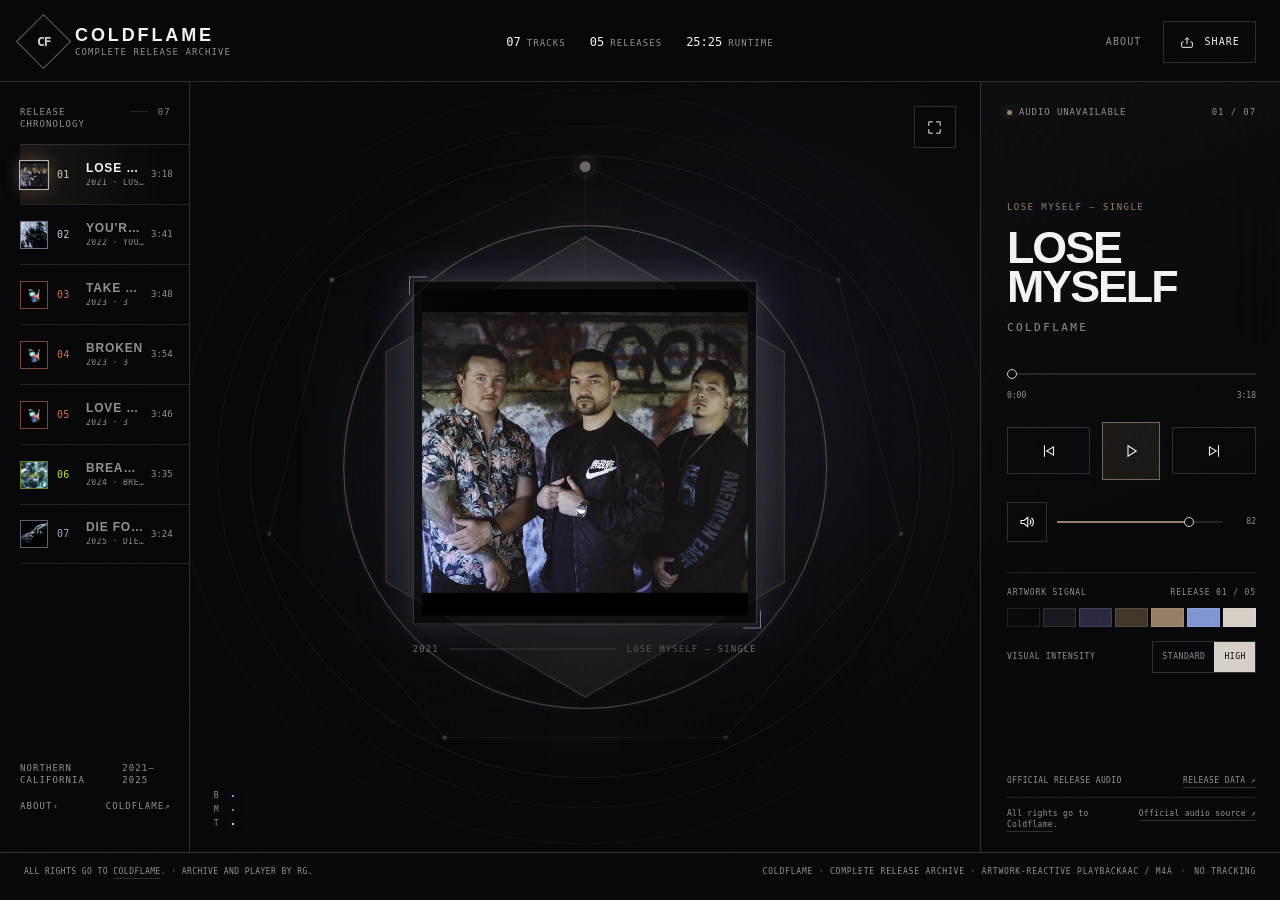
<file: index.html>
<!doctype html>
<html lang="en" data-ready="false">
<head>
  <meta charset="utf-8">
  <meta name="viewport" content="width=device-width, initial-scale=1, viewport-fit=cover">
  <meta name="theme-color" content="#08090b">
  <meta name="color-scheme" content="dark">
  <meta name="apple-mobile-web-app-title" content="Coldflame">
  <meta name="description" content="The complete Coldflame release archive: seven tracks, five releases, and an artwork-reactive visualizer.">
  <meta name="robots" content="noindex, nofollow">
  <link rel="canonical" href="https://doomswitch541-prog.github.io/cf-vizualizer/">
  <meta property="og:type" content="website">
  <meta property="og:url" content="https://doomswitch541-prog.github.io/cf-vizualizer/">
  <meta property="og:title" content="Coldflame — Complete Release Archive">
  <meta property="og:description" content="Seven tracks. Five releases. One artwork-reactive listening room.">
  <meta property="og:image" content="https://doomswitch541-prog.github.io/cf-vizualizer/assets/share/coldflame-archive-card.png">
  <meta property="og:image:width" content="1200">
  <meta property="og:image:height" content="630">
  <meta property="og:image:alt" content="Coldflame complete release archive with five album covers">
  <meta name="twitter:card" content="summary_large_image">
  <meta name="twitter:title" content="Coldflame — Complete Release Archive">
  <meta name="twitter:description" content="Seven tracks. Five releases. One artwork-reactive listening room.">
  <meta name="twitter:image" content="https://doomswitch541-prog.github.io/cf-vizualizer/assets/share/coldflame-archive-card.png">
  <title>Coldflame — Release Archive</title>
  <link rel="icon" type="image/svg+xml" href="assets/icons/cf-diamond.svg">
  <link rel="apple-touch-icon" sizes="180x180" href="assets/icons/cf-diamond-180.png">
  <link rel="stylesheet" href="styles.css?v=20260901-2">
  <script type="module" src="app.js?v=20260901-2"></script>
</head>
<body>
  <div class="art-wash" id="art-wash" aria-hidden="true"></div>
  <div class="grain" aria-hidden="true"></div>

  <header class="masthead">
    <a class="identity" href="#experience" aria-label="Coldflame archive home">
      <span class="identity-mark"><span>CF</span></span>
      <span class="identity-copy">
        <strong>Coldflame</strong>
        <small>Complete release archive</small>
      </span>
    </a>

    <div class="archive-tally" aria-label="Archive totals">
      <span><strong>07</strong> tracks</span>
      <span><strong>05</strong> releases</span>
      <span><strong>25:25</strong> runtime</span>
    </div>

    <div class="masthead-actions">
      <a class="text-button" href="about.html">About</a>
      <button class="share-button" id="share-button" type="button">
        <svg viewBox="0 0 24 24" aria-hidden="true"><path d="M8.75 8.75 12 5.5l3.25 3.25M12 5.75v9.5M6.75 11.75H5.5a1.5 1.5 0 0 0-1.5 1.5v5.25A1.5 1.5 0 0 0 5.5 20h13a1.5 1.5 0 0 0 1.5-1.5v-5.25a1.5 1.5 0 0 0-1.5-1.5h-1.25"/></svg>
        <span>Share</span>
      </button>
    </div>
  </header>

  <main class="experience" id="experience">
    <nav class="catalog-rail" id="catalog-rail" aria-label="Coldflame tracks">
      <div class="rail-mobile-head">
        <span class="rail-mobile-brand">Coldflame</span>
        <button class="queue-close" id="queue-close" type="button" aria-label="Close track list">
          <span aria-hidden="true">&times;</span>
        </button>
      </div>
      <div class="rail-heading">
        <span>Release chronology</span>
        <span class="rail-heading-rule" aria-hidden="true"></span>
        <span class="rail-track-count" aria-label="7 tracks">07</span>
      </div>
      <ol class="track-list" id="track-list"></ol>
      <div class="rail-foot">
        <div class="rail-context">
          <span>Northern California</span>
          <span>2021—2025</span>
        </div>
        <div class="rail-links">
          <a href="about.html"><span>About</span><span aria-hidden="true">&rsaquo;</span></a>
          <a href="https://linktr.ee/coldflame" target="_blank" rel="noopener"><span>Coldflame</span><span aria-hidden="true">&nearr;</span></a>
        </div>
      </div>
    </nav>

    <button class="queue-backdrop" id="queue-backdrop" type="button" tabindex="-1" aria-label="Close track list"></button>

    <section class="visual-stage" id="visual-stage" aria-label="Audio-reactive artwork">
      <canvas id="visualizer-canvas" aria-hidden="true"></canvas>

      <div class="visual-anchor" id="visual-anchor">
        <div class="cover-frame">
          <img id="stage-cover" src="assets/coldflame/artwork-web/2021-lose-myself.jpg" alt="Lose Myself cover art">
          <div class="cover-sheen" aria-hidden="true"></div>
          <div class="cover-border-orbit" aria-hidden="true"><i></i><i></i></div>
          <svg class="cover-border-trace" viewBox="0 0 100 100" preserveAspectRatio="none" aria-hidden="true"><rect x="1" y="1" width="98" height="98" pathLength="1"/></svg>
        </div>
        <div class="release-caption">
          <span id="release-year">2021</span>
          <span class="caption-rule" aria-hidden="true"></span>
          <span id="release-name">Lose Myself — Single</span>
        </div>
      </div>

      <div class="stage-meter" aria-hidden="true">
        <span>B</span><i id="bass-meter"></i>
        <span>M</span><i id="mid-meter"></i>
        <span>T</span><i id="treble-meter"></i>
      </div>

      <button class="stage-action fullscreen-button" id="fullscreen-button" type="button" aria-label="Enter full visualizer view">
        <svg viewBox="0 0 24 24" aria-hidden="true"><path d="M9 4H4v5M15 4h5v5M20 15v5h-5M9 20H4v-5"/></svg>
      </button>

      <button class="stage-action queue-button" id="queue-button" type="button" aria-label="Open track list" aria-controls="catalog-rail" aria-expanded="false">
        <span class="bars" aria-hidden="true"><span></span><span></span><span></span></span>
      </button>

      <div class="gesture-note" id="gesture-note" aria-hidden="true">Artwork colors move with the song</div>
    </section>

    <aside class="player-panel" aria-label="Player controls">
      <div class="player-status">
        <span class="signal-dot" aria-hidden="true"></span>
        <span id="playback-status">Ready to play</span>
        <span id="track-position">01 / 07</span>
      </div>

      <div class="now-playing">
        <p class="eyebrow" id="now-release">Lose Myself — Single</p>
        <h1 id="track-title">Lose Myself</h1>
        <p class="artist-name">Coldflame</p>
      </div>

      <div class="timeline">
        <input id="seek" type="range" min="0" max="1000" value="0" step="1" aria-label="Track position">
        <div class="time-row">
          <time id="elapsed" datetime="PT0S">0:00</time>
          <time id="duration" datetime="PT3M18S">3:18</time>
        </div>
      </div>

      <div class="transport">
        <button id="previous-button" type="button" aria-label="Previous track">
          <svg viewBox="0 0 24 24" aria-hidden="true"><path d="M6 5v14M18 6.5 9 12l9 5.5z"/></svg>
        </button>
        <button class="play-button" id="play-button" type="button" aria-label="Play Lose Myself">
          <svg class="play-icon" viewBox="0 0 24 24" aria-hidden="true"><path d="m8 5 11 7-11 7z"/></svg>
          <svg class="pause-icon" viewBox="0 0 24 24" aria-hidden="true"><path d="M8 5v14M16 5v14"/></svg>
        </button>
        <button id="next-button" type="button" aria-label="Next track">
          <svg viewBox="0 0 24 24" aria-hidden="true"><path d="M18 5v14M6 6.5l9 5.5-9 5.5z"/></svg>
        </button>
      </div>

      <div class="utility-row">
        <button class="mute-button" id="mute-button" type="button" aria-label="Mute">
          <svg viewBox="0 0 24 24" aria-hidden="true"><path d="M4 10v4h4l5 4V6L8 10H4zM16 9.25a4 4 0 0 1 0 5.5M18.5 7a7 7 0 0 1 0 10"/></svg>
        </button>
        <input id="volume" type="range" min="0" max="1" value="0.82" step="0.01" aria-label="Volume">
        <span id="volume-value">82</span>
        <span class="device-volume-note">Device volume</span>
      </div>

      <div class="palette-block">
        <div class="palette-heading">
          <span>Artwork signal</span>
          <span id="release-count">Release 01 / 05</span>
        </div>
        <div class="palette-swatches" id="palette-swatches" aria-label="Active artwork palette"></div>
        <div class="visual-intensity">
          <span>Visual intensity</span>
          <div class="intensity-options" role="group" aria-label="Visual intensity">
            <button type="button" data-intensity="standard" aria-pressed="false">Standard</button>
            <button type="button" data-intensity="high" aria-pressed="true">High</button>
          </div>
        </div>
      </div>

      <div class="source-row">
        <span>Official release audio</span>
        <a id="release-link" href="https://music.apple.com/us/artist/coldflame/1572386538" target="_blank" rel="noopener">Release data ↗</a>
      </div>
      <div class="rights-row" aria-label="Current track rights and source">
        <p id="rights-credit">All rights go to <a href="https://linktr.ee/coldflame" target="_blank" rel="noopener">Coldflame</a>.</p>
        <a id="track-source-link" href="https://www.youtube.com/channel/UCSkL7aYG3r7sN50AbdY7_vA" target="_blank" rel="noopener">Official audio source ↗</a>
      </div>
    </aside>
  </main>

  <footer class="site-footer">
    <p class="footer-rights"><span id="catalog-rights">All rights go to <a href="https://linktr.ee/coldflame" target="_blank" rel="noopener">Coldflame</a>.</span><span aria-hidden="true"> · </span><span id="archive-credit">Archive and player by RG.</span></p>
    <p>Coldflame · complete release archive · artwork-reactive playback</p>
    <p class="footer-state"><span id="audio-format">AAC / M4A</span><span aria-hidden="true">·</span><span>No tracking</span></p>
  </footer>

  <audio id="audio" preload="metadata" playsinline></audio>

  <div class="toast" id="toast" role="status" aria-live="polite"></div>
  <noscript>This archive needs JavaScript for playback and visualization.</noscript>
</body>
</html>
</file>
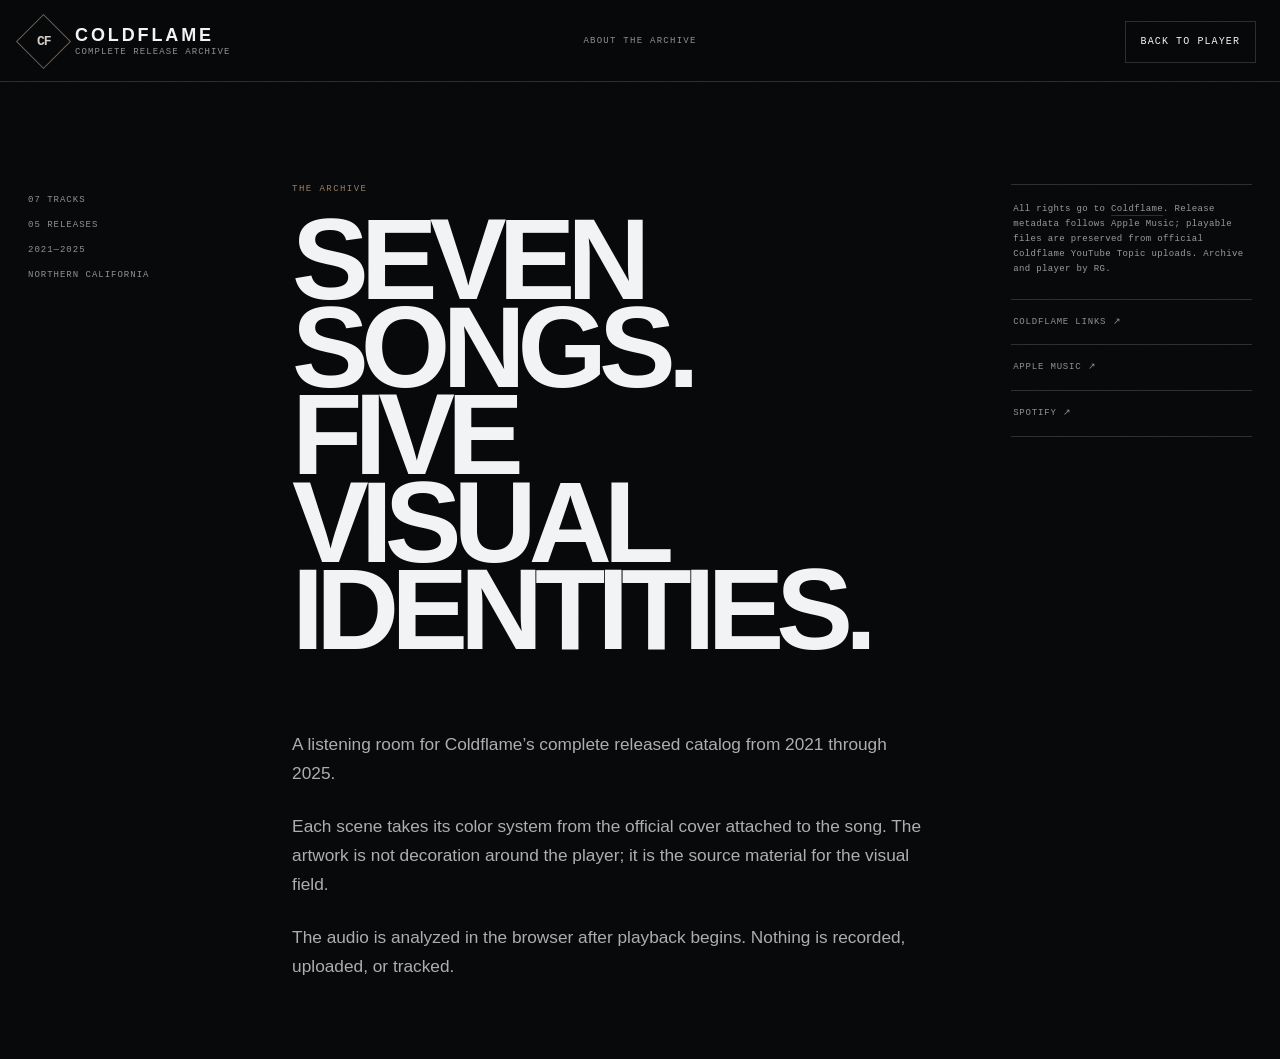
<file: about.html>
<!doctype html>
<html lang="en">
<head>
  <meta charset="utf-8">
  <meta name="viewport" content="width=device-width, initial-scale=1, viewport-fit=cover">
  <meta name="theme-color" content="#08090b">
  <meta name="color-scheme" content="dark">
  <meta name="robots" content="noindex, nofollow">
  <link rel="canonical" href="https://doomswitch541-prog.github.io/cf-vizualizer/about.html">
  <title>About — Coldflame Release Archive</title>
  <link rel="icon" href="assets/coldflame/artwork-web/2024-break-me-down.jpg">
  <link rel="stylesheet" href="styles.css?v=20260901-2">
</head>
<body class="about-page">
  <div class="about-page-wash" aria-hidden="true"></div>
  <div class="grain" aria-hidden="true"></div>

  <header class="masthead">
    <a class="identity" href="index.html" aria-label="Return to the Coldflame archive player">
      <span class="identity-mark"><span>CF</span></span>
      <span class="identity-copy">
        <strong>Coldflame</strong>
        <small>Complete release archive</small>
      </span>
    </a>
    <div class="about-page-label">About the archive</div>
    <div class="masthead-actions">
      <a class="share-button about-return" href="index.html">Back to player</a>
    </div>
  </header>

  <main class="about-main">
    <aside class="about-index" aria-label="Archive summary">
      <span>07 tracks</span>
      <span>05 releases</span>
      <span>2021—2025</span>
      <span>Northern California</span>
    </aside>

    <!-- RG HAND-AUTHORING START: this article is yours. Keep or replace any prose below. -->
    <article class="about-copy">
      <p class="eyebrow">The archive</p>
      <h1>Seven songs.<br>Five visual identities.</h1>
      <p class="about-lede">A listening room for Coldflame’s complete released catalog from 2021 through 2025.</p>
      <p>Each scene takes its color system from the official cover attached to the song. The artwork is not decoration around the player; it is the source material for the visual field.</p>
      <p>The audio is analyzed in the browser after playback begins. Nothing is recorded, uploaded, or tracked.</p>
    </article>
    <!-- RG HAND-AUTHORING END -->

    <nav class="about-links" aria-label="Coldflame links">
      <p class="about-rights">All rights go to <a href="https://linktr.ee/coldflame" target="_blank" rel="noopener">Coldflame</a>. Release metadata follows Apple Music; playable files are preserved from official Coldflame YouTube Topic uploads. Archive and player by RG.</p>
      <a href="https://linktr.ee/coldflame" target="_blank" rel="noopener">Coldflame links ↗</a>
      <a href="https://music.apple.com/us/artist/coldflame/1572386538" target="_blank" rel="noopener">Apple Music ↗</a>
      <a href="https://open.spotify.com/artist/0RxsInNwfo6uf5fbWAB7O4" target="_blank" rel="noopener">Spotify ↗</a>
    </nav>
  </main>
</body>
</html>
</file>
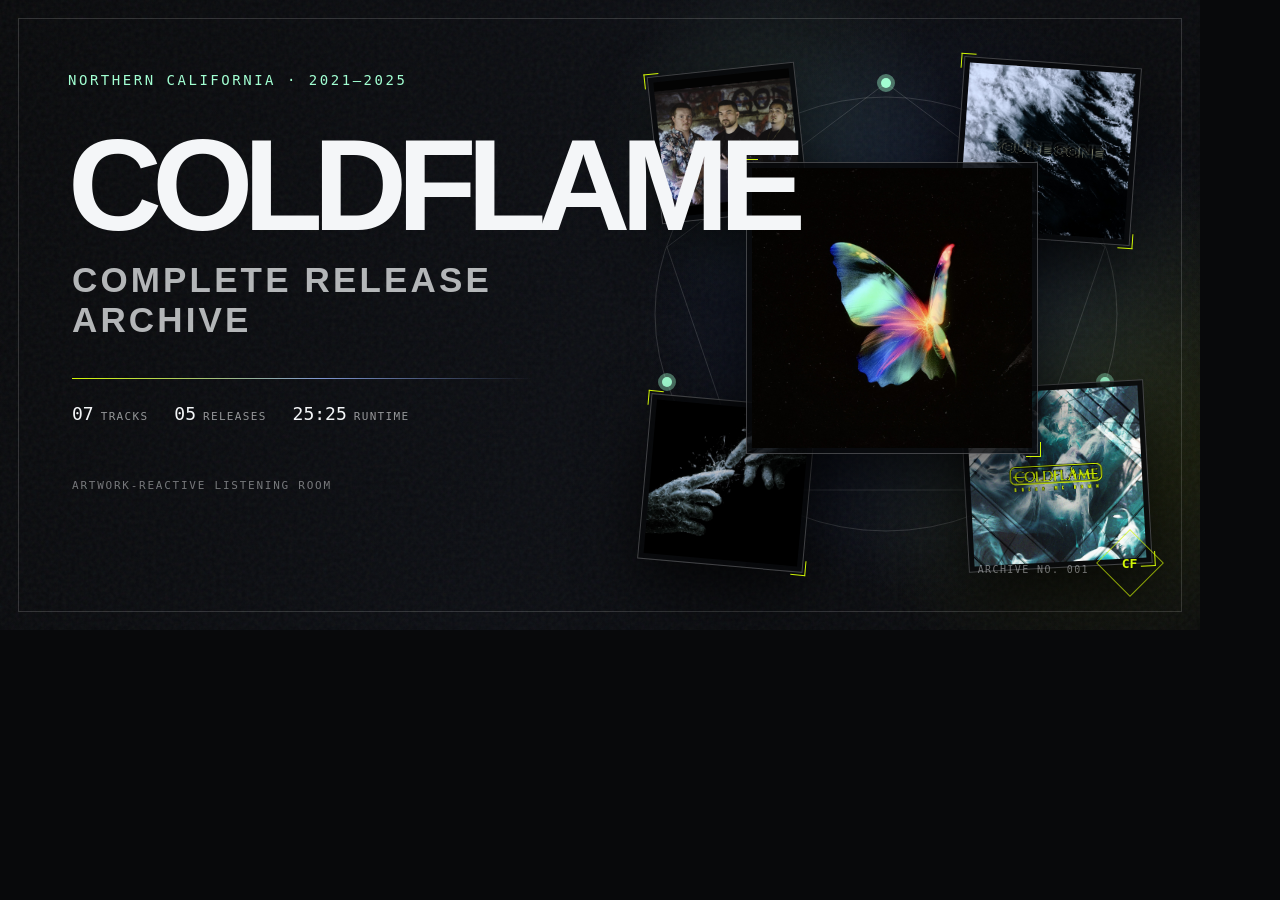
<file: share-card-source.html>
<!doctype html>
<html lang="en">
<head>
  <meta charset="utf-8">
  <meta name="viewport" content="width=1200, initial-scale=1">
  <meta name="robots" content="noindex">
  <title>Coldflame archive share card</title>
  <link rel="stylesheet" href="share-card.css">
</head>
<body>
  <main class="card" aria-label="Coldflame complete release archive">
    <div class="signal-lines" aria-hidden="true"></div>
    <section class="card-copy">
      <p class="kicker">Northern California · 2021—2025</p>
      <h1>Coldflame</h1>
      <p class="subtitle">Complete release archive</p>
      <div class="rule" aria-hidden="true"></div>
      <div class="facts">
        <span><strong>07</strong> tracks</span>
        <span><strong>05</strong> releases</span>
        <span><strong>25:25</strong> runtime</span>
      </div>
      <p class="descriptor">Artwork-reactive listening room</p>
    </section>

    <section class="cover-constellation" aria-label="Five Coldflame release covers">
      <svg class="orbit" viewBox="0 0 560 560" aria-hidden="true">
        <ellipse cx="280" cy="280" rx="231" ry="217"></ellipse>
        <path d="M280 49 499 213 416 456 144 456 61 213Z"></path>
        <circle cx="280" cy="49" r="5"></circle>
        <circle cx="461" cy="144" r="5"></circle>
        <circle cx="499" cy="348" r="5"></circle>
        <circle cx="382" cy="483" r="5"></circle>
        <circle cx="178" cy="483" r="5"></circle>
        <circle cx="61" cy="348" r="5"></circle>
        <circle cx="99" cy="144" r="5"></circle>
      </svg>
      <figure class="cover cover-one"><img src="assets/coldflame/artwork/2021-lose-myself.jpg" alt=""></figure>
      <figure class="cover cover-two"><img src="assets/coldflame/artwork/2022-youre-gone.jpg" alt=""></figure>
      <figure class="cover cover-main"><img src="assets/coldflame/artwork/2023-3.jpg" alt=""></figure>
      <figure class="cover cover-four"><img src="assets/coldflame/artwork/2024-break-me-down.jpg" alt=""></figure>
      <figure class="cover cover-five"><img src="assets/coldflame/artwork/2025-die-for-me.jpg" alt=""></figure>
    </section>

    <div class="archive-stamp" aria-hidden="true"><span>CF</span></div>
    <p class="edition">Archive no. 001</p>
  </main>
</body>
</html>
</file>
<file: styles.css>
:root {
  --bg: #08090b;
  --surface: #18181d;
  --primary: #42362a;
  --secondary: #7e96d2;
  --accent: #967e66;
  --highlight: #d7d0c8;
  --ink: #f2f3f5;
  --muted: rgba(242, 243, 245, 0.58);
  --faint: rgba(242, 243, 245, 0.12);
  --hairline: rgba(242, 243, 245, 0.16);
  --panel: rgba(8, 9, 11, 0.72);
  --ease: cubic-bezier(0.2, 0.75, 0.2, 1);
  --display: "Arial Narrow", "Helvetica Neue Condensed", "Roboto Condensed", sans-serif;
  --body: "Helvetica Neue", "Segoe UI", Arial, sans-serif;
  --utility: "Cascadia Mono", "SFMono-Regular", Consolas, monospace;
}

* {
  box-sizing: border-box;
}

html {
  min-width: 320px;
  min-height: 100%;
  background: var(--bg);
  scroll-behavior: smooth;
}

body {
  min-width: 320px;
  min-height: 100svh;
  margin: 0;
  overflow-x: hidden;
  color: var(--ink);
  background:
    radial-gradient(circle at 58% 42%, color-mix(in srgb, var(--secondary) 8%, transparent), transparent 38%),
    var(--bg);
  font-family: var(--body);
  transition: background-color 900ms var(--ease), color 400ms ease;
}

button,
input,
a {
  font: inherit;
}

button,
a {
  -webkit-tap-highlight-color: transparent;
}

button {
  color: inherit;
}

button:focus-visible,
a:focus-visible,
input:focus-visible {
  outline: 2px solid var(--accent);
  outline-offset: 4px;
}

a {
  color: inherit;
}

.art-wash {
  position: fixed;
  z-index: -3;
  inset: -12vmax;
  background-image: var(--artwork-image);
  background-position: center;
  background-size: cover;
  filter: blur(92px) saturate(0.9) contrast(1.1);
  opacity: 0.18;
  transform: scale(1.08);
  transition: background-image 600ms ease, opacity 900ms ease;
}

.art-wash::after {
  content: "";
  position: absolute;
  inset: 0;
  background:
    linear-gradient(90deg, var(--bg) 0%, transparent 28%, transparent 72%, var(--bg) 100%),
    linear-gradient(0deg, var(--bg) 0%, transparent 46%, color-mix(in srgb, var(--bg) 80%, transparent) 100%);
}

.grain {
  position: fixed;
  z-index: 20;
  inset: 0;
  opacity: 0.055;
  pointer-events: none;
  background-image: url("data:image/svg+xml,%3Csvg viewBox='0 0 180 180' xmlns='http://www.w3.org/2000/svg'%3E%3Cfilter id='n'%3E%3CfeTurbulence type='fractalNoise' baseFrequency='.9' numOctaves='3' stitchTiles='stitch'/%3E%3C/filter%3E%3Crect width='100%25' height='100%25' filter='url(%23n)' opacity='.75'/%3E%3C/svg%3E");
  mix-blend-mode: soft-light;
}

.masthead {
  position: relative;
  z-index: 12;
  display: grid;
  grid-template-columns: minmax(200px, 1fr) auto minmax(200px, 1fr);
  min-height: 82px;
  padding: max(18px, env(safe-area-inset-top)) max(24px, env(safe-area-inset-right)) 16px max(24px, env(safe-area-inset-left));
  align-items: center;
  border-bottom: 1px solid var(--hairline);
  background: color-mix(in srgb, var(--bg) 72%, transparent);
  backdrop-filter: blur(22px) saturate(1.1);
}

.identity {
  display: inline-flex;
  width: fit-content;
  gap: 12px;
  align-items: center;
  text-decoration: none;
}

.identity-mark {
  display: grid;
  width: 39px;
  height: 39px;
  place-items: center;
  border: 1px solid color-mix(in srgb, var(--accent) 65%, var(--hairline));
  color: var(--highlight);
  font: 700 13px/1 var(--utility);
  letter-spacing: -0.08em;
  transform: rotate(45deg);
  transition: border-color 600ms ease, color 600ms ease;
}

.identity-mark span {
  display: block;
  transform: rotate(-45deg);
}

.identity-copy {
  display: grid;
  gap: 3px;
}

.identity-copy strong {
  font: 700 18px/1 var(--display);
  letter-spacing: 0.16em;
  text-transform: uppercase;
}

.identity-copy small {
  color: var(--muted);
  font: 9px/1.2 var(--utility);
  letter-spacing: 0.12em;
  text-transform: uppercase;
}

.archive-tally {
  display: flex;
  gap: 24px;
  align-items: baseline;
  color: var(--muted);
  font: 9px/1 var(--utility);
  letter-spacing: 0.12em;
  text-transform: uppercase;
}

.archive-tally span {
  display: inline-flex;
  gap: 6px;
  align-items: baseline;
}

.archive-tally strong {
  color: var(--ink);
  font-size: 12px;
  font-weight: 500;
  letter-spacing: 0;
}

.masthead-actions {
  display: flex;
  justify-self: end;
  gap: 8px;
}

.text-button,
.share-button {
  min-height: 42px;
  border: 0;
  background: transparent;
  cursor: pointer;
}

.text-button {
  display: inline-grid;
  padding: 0 14px;
  place-items: center;
  color: var(--muted);
  font: 10px/1 var(--utility);
  letter-spacing: 0.11em;
  text-decoration: none;
  text-transform: uppercase;
}

.share-button {
  display: inline-flex;
  padding: 0 15px;
  gap: 9px;
  align-items: center;
  border: 1px solid var(--hairline);
  color: var(--ink);
  font: 10px/1 var(--utility);
  letter-spacing: 0.11em;
  text-transform: uppercase;
  transition: border-color 220ms ease, background-color 220ms ease;
}

.share-button:hover {
  border-color: var(--accent);
  background: color-mix(in srgb, var(--accent) 9%, transparent);
}

.share-button svg {
  width: 16px;
  fill: none;
  stroke: currentColor;
  stroke-width: 1.5;
}

.experience {
  position: relative;
  z-index: 2;
  display: grid;
  grid-template-columns: minmax(184px, 0.72fr) minmax(420px, 3fr) minmax(300px, 1.12fr);
  min-height: calc(100svh - 130px);
}

.catalog-rail {
  display: flex;
  min-width: 0;
  padding: 24px 0 20px max(20px, env(safe-area-inset-left));
  flex-direction: column;
  border-right: 1px solid var(--hairline);
  background: color-mix(in srgb, var(--bg) 44%, transparent);
}

.queue-backdrop {
  display: none;
}

.rail-heading,
.rail-foot {
  color: var(--muted);
  font: 9px/1.35 var(--utility);
  letter-spacing: 0.12em;
  text-transform: uppercase;
}

.rail-mobile-head {
  display: none;
}

.rail-heading {
  display: grid;
  min-height: 26px;
  padding: 0 18px 14px 0;
  grid-template-columns: auto minmax(18px, 1fr) auto;
  gap: 10px;
  align-items: flex-start;
}

.rail-heading-rule {
  height: 1px;
  margin-top: 5px;
  background: var(--faint);
}

.rail-track-count {
  color: color-mix(in srgb, var(--accent) 76%, var(--muted));
}

.queue-close {
  display: none;
  padding: 0;
  border: 0;
  color: var(--ink);
  background: transparent;
  font: 9px/1 var(--utility);
  letter-spacing: 0.1em;
  text-transform: uppercase;
}

.track-list {
  display: grid;
  margin: 0;
  padding: 0;
  list-style: none;
}

.track-item {
  min-width: 0;
}

.track-select {
  --track-primary: var(--primary);
  --track-accent: var(--accent);
  --track-highlight: var(--highlight);
  position: relative;
  display: grid;
  width: 100%;
  min-height: 60px;
  padding: 8px 16px 8px 0;
  grid-template-columns: 30px 22px minmax(0, 1fr) auto;
  gap: 7px;
  align-items: center;
  border: 0;
  border-top: 1px solid var(--faint);
  color: var(--muted);
  background: transparent;
  text-align: left;
  cursor: pointer;
  transition: color 220ms ease, background-color 220ms ease, transform 220ms var(--ease);
}

.track-item:last-child .track-select {
  border-bottom: 1px solid var(--faint);
}

.track-select:hover {
  color: var(--ink);
  background: linear-gradient(90deg, color-mix(in srgb, var(--track-primary) 18%, transparent), transparent 88%);
}

.track-select:focus-visible {
  z-index: 1;
  outline-offset: -3px;
}

.track-select:active {
  transform: translateX(2px) scale(0.992);
}

.track-select[aria-current="true"] {
  color: var(--ink);
  background: linear-gradient(90deg, color-mix(in srgb, var(--track-primary) 32%, transparent), transparent 86%);
}

.track-thumb {
  position: relative;
  display: block;
  width: 28px;
  height: 28px;
  overflow: hidden;
  border: 1px solid color-mix(in srgb, var(--track-accent) 38%, var(--faint));
  background: var(--surface);
  box-shadow: 0 0 0 transparent;
  transition: border-color 220ms ease, box-shadow 260ms ease, transform 260ms var(--ease);
}

.track-thumb img {
  display: block;
  width: 100%;
  height: 100%;
  object-fit: cover;
}

.track-select:hover .track-thumb,
.track-select:focus-visible .track-thumb {
  border-color: color-mix(in srgb, var(--track-highlight) 72%, var(--track-accent));
  box-shadow: 0 0 12px color-mix(in srgb, var(--track-accent) 30%, transparent);
}

.track-select[aria-current="true"] .track-thumb {
  border-color: var(--track-highlight);
  box-shadow: 0 0 15px color-mix(in srgb, var(--track-accent) 42%, transparent);
  transform: scale(1.06);
}

.track-number {
  color: color-mix(in srgb, var(--track-accent) 78%, var(--muted));
  font: 10px/1 var(--utility);
  letter-spacing: 0.03em;
  transition: color 220ms ease;
}

.track-select[aria-current="true"] .track-number {
  color: var(--track-highlight);
}

.track-copy {
  display: grid;
  min-width: 0;
  gap: 4px;
}

.track-copy strong {
  overflow: hidden;
  color: inherit;
  font: 600 12px/1.1 var(--display);
  letter-spacing: 0.07em;
  text-overflow: ellipsis;
  text-transform: uppercase;
  white-space: nowrap;
}

.track-copy small {
  overflow: hidden;
  color: var(--muted);
  font: 8px/1.1 var(--utility);
  letter-spacing: 0.06em;
  text-overflow: ellipsis;
  text-transform: uppercase;
  white-space: nowrap;
}

.track-duration {
  color: var(--muted);
  font: 9px/1 var(--utility);
}

.rail-foot {
  display: grid;
  margin-top: auto;
  padding: 18px 18px 0 0;
  gap: 14px;
}

.rail-context,
.rail-links {
  display: flex;
  justify-content: space-between;
}

.rail-links {
  align-items: center;
  gap: 12px;
}

.rail-links a {
  min-height: 32px;
  color: var(--muted);
  text-decoration: none;
  transition: color 180ms ease;
}

.rail-links a:hover,
.rail-links a:focus-visible {
  color: var(--ink);
}

.visual-stage {
  position: relative;
  min-width: 0;
  min-height: 590px;
  overflow: hidden;
  isolation: isolate;
  touch-action: manipulation;
}

.visual-stage::before {
  content: "";
  position: absolute;
  z-index: -1;
  inset: 0;
  background:
    linear-gradient(90deg, transparent calc(50% - 0.5px), var(--faint) 50%, transparent calc(50% + 0.5px)),
    linear-gradient(0deg, transparent calc(50% - 0.5px), var(--faint) 50%, transparent calc(50% + 0.5px));
  mask-image: radial-gradient(circle at center, black 0%, transparent 64%);
  opacity: 0.46;
}

#visualizer-canvas {
  position: absolute;
  z-index: 1;
  inset: 0;
  width: 100%;
  height: 100%;
}

.visual-anchor {
  position: absolute;
  z-index: 3;
  top: 50%;
  left: 50%;
  display: grid;
  width: clamp(220px, 31vw, 344px);
  gap: 20px;
  justify-items: center;
  transform: translate(-50%, -50%);
}

.cover-frame {
  position: relative;
  width: 100%;
  aspect-ratio: 1;
  padding: 8px;
  border: 1px solid color-mix(in srgb, var(--highlight) 22%, transparent);
  background: color-mix(in srgb, var(--bg) 74%, transparent);
  box-shadow:
    0 32px 90px color-mix(in srgb, var(--bg) 82%, transparent),
    0 0 calc(42px + var(--bass, 0) * 74px) color-mix(in srgb, var(--secondary) 30%, transparent),
    0 0 calc(18px + var(--treble, 0) * 38px) color-mix(in srgb, var(--accent) 22%, transparent);
  transition: border-color 800ms ease, box-shadow 800ms ease;
}

.cover-border-orbit {
  position: absolute;
  z-index: 4;
  inset: -5px;
  pointer-events: none;
  transform: rotate(var(--corner-turn, 0deg)) scale(var(--corner-scale, 1));
  transform-origin: center;
  will-change: transform;
}

.cover-border-orbit i {
  position: absolute;
  width: calc(18px + var(--corner-grow, 0px));
  height: calc(18px + var(--corner-grow, 0px));
  border-color: var(--corner-color, var(--accent));
  border-style: solid;
  filter: drop-shadow(0 0 var(--corner-glow, 0px) var(--corner-color, var(--accent)));
  opacity: var(--corner-opacity, 0.82);
  transition: border-color 500ms ease;
}

.cover-border-orbit i:first-child {
  top: 0;
  left: 0;
  border-width: var(--corner-width, 1.6px) 0 0 var(--corner-width, 1.6px);
}

.cover-border-orbit i:last-child {
  right: 0;
  bottom: 0;
  border-width: 0 var(--corner-width, 1.6px) var(--corner-width, 1.6px) 0;
}

.cover-border-trace {
  position: absolute;
  z-index: 5;
  inset: -5px;
  width: calc(100% + 10px);
  height: calc(100% + 10px);
  overflow: visible;
  pointer-events: none;
  opacity: 0;
  filter: drop-shadow(0 0 var(--corner-glow, 0px) var(--corner-color, var(--accent)));
}

.cover-border-trace rect {
  fill: none;
  stroke: var(--corner-color, var(--accent));
  stroke-width: var(--corner-width, 1.6px);
  vector-effect: non-scaling-stroke;
  stroke-linecap: square;
  stroke-dasharray: 1;
  stroke-dashoffset: calc(1 - var(--corner-trace, 0));
}

.visual-stage[data-corner-variant="trace"] .cover-border-trace {
  opacity: var(--corner-flare, 0);
}

.visual-stage[data-corner-variant="trace"] .cover-border-orbit {
  opacity: 0.42;
}

.visual-stage[data-corner-variant="opposing"] .cover-border-orbit i:first-child {
  transform: translate(calc(0px - var(--corner-shift, 0px)), calc(0px - var(--corner-shift, 0px)));
}

.visual-stage[data-corner-variant="opposing"] .cover-border-orbit i:last-child {
  transform: translate(var(--corner-shift, 0px), var(--corner-shift, 0px));
}

#stage-cover {
  display: block;
  width: 100%;
  height: 100%;
  object-fit: cover;
  background: var(--surface);
  transition: opacity 260ms ease, filter 600ms ease;
}

#stage-cover.is-changing {
  opacity: 0.16;
  filter: blur(5px);
}

.cover-sheen {
  position: absolute;
  inset: 8px;
  overflow: hidden;
  pointer-events: none;
}

.cover-sheen::after {
  content: "";
  position: absolute;
  inset: -40%;
  background: linear-gradient(112deg, transparent 38%, rgba(255, 255, 255, 0.14) 49%, transparent 60%);
  opacity: calc(0.08 + var(--treble, 0) * 0.28);
  transform: translateX(calc(-42% + var(--progress, 0) * 84%));
}

.release-caption {
  display: grid;
  width: 100%;
  grid-template-columns: auto minmax(24px, 1fr) auto;
  gap: 11px;
  align-items: center;
  color: var(--muted);
  font: 9px/1 var(--utility);
  letter-spacing: 0.12em;
  text-transform: uppercase;
}

.release-caption span:last-child {
  overflow: hidden;
  max-width: 190px;
  text-overflow: ellipsis;
  white-space: nowrap;
}

.caption-rule {
  height: 1px;
  background: color-mix(in srgb, var(--accent) 58%, transparent);
}

.stage-meter {
  position: absolute;
  z-index: 4;
  bottom: 24px;
  left: 24px;
  display: grid;
  width: 84px;
  grid-template-columns: 10px 1fr;
  gap: 6px 8px;
  align-items: center;
  color: var(--muted);
  font: 8px/1 var(--utility);
}

.stage-meter i {
  display: block;
  width: 8%;
  height: 2px;
  background: var(--highlight);
  box-shadow: 0 0 8px var(--secondary);
  transition: width 80ms linear, background-color 500ms ease, box-shadow 500ms ease;
}

#bass-meter {
  background: var(--secondary);
  box-shadow: 0 0 10px color-mix(in srgb, var(--secondary) 54%, transparent);
}

#mid-meter {
  background: var(--accent);
  box-shadow: 0 0 10px color-mix(in srgb, var(--accent) 54%, transparent);
}

#treble-meter {
  background: var(--highlight);
  box-shadow: 0 0 10px color-mix(in srgb, var(--highlight) 54%, transparent);
}

.stage-action {
  position: absolute;
  z-index: 5;
  display: grid;
  width: 42px;
  height: 42px;
  place-items: center;
  border: 1px solid var(--hairline);
  background: color-mix(in srgb, var(--bg) 72%, transparent);
  backdrop-filter: blur(14px);
  cursor: pointer;
  transition: border-color 220ms ease, background-color 220ms ease;
}

.stage-action:hover {
  border-color: var(--accent);
  background: color-mix(in srgb, var(--accent) 10%, var(--bg));
}

.stage-action svg {
  width: 17px;
  fill: none;
  stroke: currentColor;
  stroke-linecap: square;
  stroke-linejoin: miter;
  stroke-width: 1.35;
}

.bars {
  display: flex;
  width: 18px;
  height: 14px;
  flex-direction: column;
  justify-content: space-between;
}

.bars > span {
  display: block;
  width: 100%;
  height: 1px;
  background: currentColor;
  transform-origin: center;
  transition: transform 280ms var(--ease), opacity 180ms ease;
}

body[data-queue-open="true"] .queue-button .bars > span:first-child {
  transform: translateY(6.5px) rotate(45deg);
}

body[data-queue-open="true"] .queue-button .bars > span:nth-child(2) {
  opacity: 0;
}

body[data-queue-open="true"] .queue-button .bars > span:last-child {
  transform: translateY(-6.5px) rotate(-45deg);
}

.fullscreen-button {
  top: 24px;
  right: 24px;
}

.queue-button {
  display: none;
  top: 24px;
  left: 24px;
  border-radius: 50%;
}

.gesture-note {
  position: absolute;
  z-index: 4;
  right: 24px;
  bottom: 24px;
  color: var(--muted);
  font: 8px/1 var(--utility);
  letter-spacing: 0.08em;
  text-transform: uppercase;
  opacity: 0;
  transform: translateY(5px);
  transition: opacity 350ms ease, transform 350ms ease;
}

.visual-stage:hover .gesture-note {
  opacity: 0.72;
  transform: translateY(0);
}

.player-panel {
  position: relative;
  display: flex;
  min-width: 0;
  padding: 26px max(24px, env(safe-area-inset-right)) 22px 26px;
  flex-direction: column;
  border-left: 1px solid var(--hairline);
  background: linear-gradient(160deg, color-mix(in srgb, var(--surface) 38%, var(--panel)), var(--panel) 60%);
  backdrop-filter: blur(30px) saturate(1.12);
}

.player-status,
.palette-heading,
.source-row,
.time-row {
  display: flex;
  align-items: center;
  justify-content: space-between;
}

.player-status {
  color: var(--muted);
  font: 9px/1 var(--utility);
  letter-spacing: 0.1em;
  text-transform: uppercase;
}

.signal-dot {
  width: 5px;
  height: 5px;
  margin-right: 7px;
  border-radius: 50%;
  background: var(--accent);
  box-shadow: 0 0 10px color-mix(in srgb, var(--accent) 75%, transparent);
}

#playback-status {
  margin-right: auto;
}

.now-playing {
  margin: auto 0 32px;
}

.eyebrow {
  margin: 0 0 14px;
  color: var(--accent);
  font: 9px/1.3 var(--utility);
  letter-spacing: 0.16em;
  text-transform: uppercase;
  transition: color 800ms ease;
}

.now-playing h1 {
  max-width: 14ch;
  margin: 0;
  font: 700 clamp(2.35rem, 3.5vw, 4.25rem)/0.88 var(--display);
  letter-spacing: -0.045em;
  text-transform: uppercase;
}

.artist-name {
  margin: 15px 0 0;
  color: var(--muted);
  font: 11px/1 var(--utility);
  letter-spacing: 0.22em;
  text-transform: uppercase;
}

.timeline {
  margin-bottom: 22px;
}

input[type="range"] {
  width: 100%;
  height: 18px;
  margin: 0;
  padding: 0;
  appearance: none;
  background: transparent;
  cursor: pointer;
}

input[type="range"]::-webkit-slider-runnable-track {
  height: 2px;
  background: linear-gradient(90deg, var(--accent) var(--range-fill, 0%), var(--faint) var(--range-fill, 0%));
}

input[type="range"]::-moz-range-track {
  height: 2px;
  border: 0;
  background: linear-gradient(90deg, var(--accent) var(--range-fill, 0%), var(--faint) var(--range-fill, 0%));
}

input[type="range"]::-webkit-slider-thumb {
  width: 10px;
  height: 10px;
  margin-top: -4px;
  appearance: none;
  border: 1px solid var(--highlight);
  border-radius: 50%;
  background: var(--bg);
}

input[type="range"]::-moz-range-thumb {
  width: 9px;
  height: 9px;
  border: 1px solid var(--highlight);
  border-radius: 50%;
  background: var(--bg);
}

.time-row {
  margin-top: 5px;
  color: var(--muted);
  font: 8px/1 var(--utility);
}

.transport {
  display: grid;
  margin-bottom: 22px;
  grid-template-columns: 1fr 58px 1fr;
  gap: 12px;
  align-items: center;
}

.transport button,
.mute-button {
  display: grid;
  place-items: center;
  border: 1px solid var(--hairline);
  background: transparent;
  cursor: pointer;
  transition: border-color 220ms ease, background-color 220ms ease, transform 220ms var(--ease);
}

.transport button:not(.play-button) {
  min-height: 47px;
}

.transport button:hover,
.mute-button:hover {
  border-color: var(--accent);
  background: color-mix(in srgb, var(--accent) 8%, transparent);
}

.transport button:active {
  transform: scale(0.96);
}

.transport svg,
.mute-button svg {
  width: 18px;
  fill: none;
  stroke: currentColor;
  stroke-linecap: square;
  stroke-linejoin: miter;
  stroke-width: 1.45;
}

.transport .play-button {
  width: 58px;
  height: 58px;
  border-color: color-mix(in srgb, var(--accent) 65%, var(--hairline));
  background: color-mix(in srgb, var(--accent) 13%, transparent);
}

.play-button .pause-icon {
  display: none;
}

body[data-playing="true"] .play-button .play-icon {
  display: none;
}

body[data-playing="true"] .play-button .pause-icon {
  display: block;
}

.utility-row {
  display: grid;
  margin-bottom: 30px;
  grid-template-columns: 40px minmax(0, 1fr) 24px;
  gap: 10px;
  align-items: center;
}

.mute-button {
  width: 40px;
  height: 40px;
}

#volume-value {
  color: var(--muted);
  font: 8px/1 var(--utility);
  text-align: right;
}

.device-volume-note {
  display: none;
  color: var(--muted);
  font: 8px/1 var(--utility);
  letter-spacing: 0.1em;
  text-transform: uppercase;
}

.palette-block {
  padding-top: 16px;
  border-top: 1px solid var(--faint);
}

.palette-heading {
  margin-bottom: 11px;
  color: var(--muted);
  font: 8px/1 var(--utility);
  letter-spacing: 0.11em;
  text-transform: uppercase;
}

.palette-swatches {
  display: grid;
  height: 19px;
  grid-template-columns: repeat(7, 1fr);
  gap: 3px;
}

.visual-intensity {
  display: flex;
  margin-top: 14px;
  align-items: center;
  justify-content: space-between;
  color: var(--muted);
  font: 8px/1 var(--utility);
  letter-spacing: 0.09em;
  text-transform: uppercase;
}

.intensity-options {
  display: grid;
  grid-template-columns: repeat(2, auto);
  border: 1px solid var(--hairline);
}

.intensity-options button {
  min-height: 30px;
  padding: 0 9px;
  border: 0;
  color: var(--muted);
  background: transparent;
  cursor: pointer;
  font: 8px/1 var(--utility);
  letter-spacing: 0.07em;
  text-transform: uppercase;
}

.intensity-options button + button {
  border-left: 1px solid var(--hairline);
}

.intensity-options button[aria-pressed="true"] {
  color: var(--bg);
  background: var(--highlight);
}

.palette-swatch {
  position: relative;
  min-width: 0;
  border: 1px solid rgba(255, 255, 255, 0.1);
}

.palette-swatch::after {
  content: attr(data-color);
  position: absolute;
  right: 0;
  bottom: calc(100% + 8px);
  padding: 5px 6px;
  color: var(--ink);
  background: var(--bg);
  font: 8px/1 var(--utility);
  opacity: 0;
  pointer-events: none;
  transform: translateY(3px);
  transition: opacity 180ms ease, transform 180ms ease;
}

.palette-swatch:hover::after {
  opacity: 1;
  transform: translateY(0);
}

.source-row {
  margin-top: auto;
  padding-top: 18px;
  color: var(--muted);
  font: 8px/1.3 var(--utility);
  letter-spacing: 0.05em;
  text-transform: uppercase;
}

.source-row a {
  text-decoration-color: var(--hairline);
  text-underline-offset: 4px;
}

.rights-row {
  display: flex;
  margin-top: 10px;
  padding-top: 10px;
  align-items: flex-start;
  justify-content: space-between;
  gap: 14px;
  border-top: 1px solid var(--faint);
  color: var(--muted);
  font: 8px/1.4 var(--utility);
  letter-spacing: 0.035em;
}

.rights-row p {
  max-width: 26ch;
  margin: 0;
}

.rights-row p a,
.footer-rights a,
.about-rights a {
  color: inherit;
  text-decoration-color: var(--hairline);
  text-underline-offset: 4px;
}

.rights-row a {
  flex: 0 0 auto;
  text-decoration-color: var(--hairline);
  text-underline-offset: 4px;
}

.site-footer {
  position: relative;
  z-index: 3;
  display: flex;
  min-height: 48px;
  padding: 14px max(24px, env(safe-area-inset-right)) max(14px, env(safe-area-inset-bottom)) max(24px, env(safe-area-inset-left));
  justify-content: space-between;
  border-top: 1px solid var(--hairline);
  color: var(--muted);
  background: color-mix(in srgb, var(--bg) 80%, transparent);
  font: 8px/1.2 var(--utility);
  letter-spacing: 0.1em;
  text-transform: uppercase;
}

.footer-rights {
  flex: 1 1 auto;
  letter-spacing: 0.055em;
}

.site-footer p {
  margin: 0;
}

.footer-state {
  display: flex;
  gap: 8px;
}

.about-dialog {
  width: min(520px, calc(100vw - 32px));
  padding: 42px;
  border: 1px solid var(--hairline);
  color: var(--ink);
  background: color-mix(in srgb, var(--surface) 72%, var(--bg));
  box-shadow: 0 40px 120px rgba(0, 0, 0, 0.7);
}

.about-dialog::backdrop {
  background: rgba(0, 0, 0, 0.72);
  backdrop-filter: blur(12px);
}

.about-dialog h2 {
  margin: 0 0 24px;
  font: 700 clamp(2.6rem, 8vw, 4.6rem)/0.86 var(--display);
  letter-spacing: -0.04em;
  text-transform: uppercase;
}

.about-dialog > p:not(.eyebrow) {
  max-width: 46ch;
  color: color-mix(in srgb, var(--ink) 76%, transparent);
  font-size: 14px;
  line-height: 1.65;
}

.dialog-close {
  position: absolute;
  top: 14px;
  right: 14px;
  width: 42px;
  height: 42px;
  border: 0;
  color: var(--muted);
  background: transparent;
  font: 300 28px/1 var(--body);
  cursor: pointer;
}

.dialog-links {
  display: flex;
  margin-top: 28px;
  padding-top: 18px;
  gap: 18px;
  border-top: 1px solid var(--faint);
  flex-wrap: wrap;
}

.dialog-links a {
  color: var(--highlight);
  font: 9px/1 var(--utility);
  letter-spacing: 0.08em;
  text-underline-offset: 4px;
  text-transform: uppercase;
}

.toast {
  position: fixed;
  z-index: 40;
  right: 22px;
  bottom: 22px;
  padding: 12px 15px;
  border: 1px solid var(--hairline);
  color: var(--ink);
  background: color-mix(in srgb, var(--surface) 86%, var(--bg));
  font: 9px/1 var(--utility);
  letter-spacing: 0.08em;
  opacity: 0;
  pointer-events: none;
  transform: translateY(8px);
  transition: opacity 220ms ease, transform 220ms var(--ease);
}

.toast.is-visible {
  opacity: 1;
  transform: translateY(0);
}

noscript {
  position: fixed;
  z-index: 50;
  right: 20px;
  bottom: 20px;
  left: 20px;
  padding: 16px;
  color: var(--ink);
  background: var(--surface);
  text-align: center;
}

.visual-stage:fullscreen {
  min-height: 100vh;
  background: var(--bg);
}

.visual-stage:fullscreen .visual-anchor {
  width: min(44vmin, 470px);
}

.visual-stage:fullscreen .queue-button {
  display: none;
}

html[data-ready="false"] .experience,
html[data-ready="false"] .masthead,
html[data-ready="false"] .site-footer {
  opacity: 0;
}

html[data-ready="true"] .experience,
html[data-ready="true"] .masthead,
html[data-ready="true"] .site-footer {
  animation: arrive 720ms var(--ease) both;
}

html[data-ready="true"] .masthead {
  animation-delay: 80ms;
}

html[data-ready="true"] .site-footer {
  animation-delay: 140ms;
}

@keyframes arrive {
  from { opacity: 0; transform: translateY(7px); }
  to { opacity: 1; transform: translateY(0); }
}

@media (max-width: 1160px) {
  .experience {
    grid-template-columns: 170px minmax(380px, 1fr) 300px;
  }

  .archive-tally span:nth-child(3) {
    display: none;
  }

  .visual-anchor {
    width: clamp(210px, 27vw, 300px);
  }

  .now-playing h1 {
    font-size: clamp(2.3rem, 3.8vw, 3.8rem);
  }
}

@media (max-width: 900px) {
  html[data-ready="true"] .experience {
    animation-name: arrive-mobile;
  }

  body[data-queue-open="true"] .experience {
    z-index: 50;
  }

  body[data-queue-open="true"] {
    overflow: hidden;
  }

  .masthead {
    grid-template-columns: 1fr auto;
  }

  .archive-tally {
    display: none;
  }

  .experience {
    display: grid;
    grid-template-columns: 1fr;
  }

  .catalog-rail {
    position: fixed;
    z-index: 32;
    display: grid;
    top: 0;
    bottom: auto;
    left: 0;
    width: min(320px, 82vw);
    height: 100dvh;
    max-height: 100dvh;
    padding: max(28px, env(safe-area-inset-top)) 20px max(20px, env(safe-area-inset-bottom)) max(20px, env(safe-area-inset-left));
    grid-template-rows: auto auto minmax(0, 1fr) auto;
    border-right-color: var(--hairline);
    background: color-mix(in srgb, var(--bg) 94%, var(--surface));
    box-shadow: 30px 0 80px rgba(0, 0, 0, 0.52);
    backdrop-filter: blur(28px) saturate(140%);
    -webkit-backdrop-filter: blur(28px) saturate(140%);
    overflow: hidden;
    transform: translateX(-105%);
    transition: transform 420ms var(--ease);
  }

  .catalog-rail .rail-mobile-head {
    display: flex;
    min-height: 44px;
    margin-bottom: 24px;
    align-items: center;
    justify-content: space-between;
  }

  .rail-mobile-brand {
    color: var(--muted);
    font: 500 11px/1 var(--utility);
    letter-spacing: 0.26em;
    text-transform: uppercase;
  }

  .catalog-rail .rail-heading {
    min-height: 30px;
    padding: 0 4px 12px 0;
    align-items: center;
  }

  .catalog-rail .track-list {
    flex: 1;
    min-height: 0;
    overflow-y: auto;
    overscroll-behavior: contain;
    scrollbar-gutter: stable;
    scrollbar-width: thin;
    scrollbar-color: var(--hairline) transparent;
    touch-action: pan-y;
    -webkit-overflow-scrolling: touch;
  }

  .catalog-rail .track-list::-webkit-scrollbar {
    width: 4px;
  }

  .catalog-rail .track-list::-webkit-scrollbar-thumb {
    border-radius: 999px;
    background: var(--hairline);
  }

  .catalog-rail .track-select {
    padding-right: 4px;
  }

  .catalog-rail .rail-foot {
    margin-top: 0;
    padding: 14px 0 0;
    border-top: 1px solid var(--faint);
  }

  .catalog-rail .rail-links {
    display: grid;
    gap: 0;
  }

  .catalog-rail .rail-links a {
    display: flex;
    width: 100%;
    min-height: 44px;
    align-items: center;
    justify-content: space-between;
    border-top: 1px solid var(--faint);
  }

  .queue-close {
    display: inline-grid;
    width: 44px;
    min-width: 44px;
    height: 44px;
    min-height: 44px;
    margin-right: -10px;
    place-items: center;
    border-radius: 50%;
    color: var(--muted);
    font: 300 23px/1 var(--body);
    transition: color 180ms ease, background-color 180ms ease;
  }

  .queue-close:hover,
  .queue-close:focus-visible {
    color: var(--ink);
    background: color-mix(in srgb, var(--highlight) 7%, transparent);
  }

  body[data-queue-open="true"] .catalog-rail {
    transform: translateX(0);
  }

  .queue-backdrop {
    position: fixed;
    z-index: 31;
    inset: 0;
    display: block;
    padding: 0;
    border: 0;
    background: rgba(0, 0, 0, 0.54);
    backdrop-filter: blur(5px);
    opacity: 0;
    pointer-events: none;
    transition: opacity 280ms ease;
  }

  body[data-queue-open="true"] .queue-backdrop {
    opacity: 1;
    pointer-events: auto;
  }

  .queue-button {
    display: grid;
  }

  .visual-stage {
    min-height: min(68svh, 690px);
    border-bottom: 1px solid var(--hairline);
  }

  .visual-anchor {
    width: clamp(220px, 44vw, 350px);
  }

  .player-panel {
    min-height: 490px;
    padding: 24px max(24px, env(safe-area-inset-right)) 26px max(24px, env(safe-area-inset-left));
    border-left: 0;
  }

  .intensity-options button {
    min-height: 44px;
    padding-inline: 12px;
  }

  .utility-row {
    grid-template-columns: 40px minmax(0, 1fr);
  }

  #volume,
  #volume-value {
    display: none;
  }

  .device-volume-note {
    display: block;
  }

  .now-playing {
    margin: 36px 0 30px;
  }

  .now-playing h1 {
    max-width: none;
    font-size: clamp(2.35rem, 9vw, 4.1rem);
  }

  .source-row {
    margin-top: 28px;
  }
}

@keyframes arrive-mobile {
  from { opacity: 0; }
  to { opacity: 1; }
}

@media (max-width: 620px) {
  .masthead {
    min-height: 70px;
    padding: max(14px, env(safe-area-inset-top)) max(14px, env(safe-area-inset-right)) 12px max(14px, env(safe-area-inset-left));
  }

  .identity-mark {
    width: 34px;
    height: 34px;
  }

  .identity-copy strong {
    font-size: 15px;
  }

  .identity-copy small,
  .text-button {
    display: none;
  }

  .share-button {
    min-width: 44px;
    min-height: 44px;
    padding: 0;
    justify-content: center;
  }

  .share-button span {
    position: absolute;
    width: 1px;
    height: 1px;
    overflow: hidden;
    clip: rect(0 0 0 0);
  }

  .visual-stage {
    min-height: min(59svh, 540px);
  }

  .visual-anchor {
    top: 48%;
    width: min(58vw, 280px);
    gap: 15px;
  }

  .cover-frame {
    padding: 6px;
  }

  .cover-sheen {
    inset: 6px;
  }

  .release-caption {
    gap: 8px;
    font-size: 7px;
  }

  .fullscreen-button,
  .queue-button {
    top: 14px;
  }

  .fullscreen-button {
    right: 14px;
  }

  .queue-button {
    left: 14px;
  }

  .stage-meter {
    bottom: 14px;
    left: 14px;
  }

  .gesture-note {
    display: none;
  }

  .player-panel {
    min-height: 470px;
    padding: 20px max(18px, env(safe-area-inset-right)) max(24px, env(safe-area-inset-bottom)) max(18px, env(safe-area-inset-left));
  }

  .now-playing {
    margin: 30px 0 26px;
  }

  .now-playing h1 {
    max-width: 12ch;
    font-size: clamp(2.65rem, 12vw, 3.8rem);
  }

  .artist-name {
    margin-top: 12px;
  }

  .transport {
    grid-template-columns: 1fr 62px 1fr;
  }

  .transport .play-button {
    width: 62px;
    height: 62px;
  }

  .palette-block {
    margin-top: 2px;
  }

  .source-row {
    gap: 12px;
  }

  .site-footer {
    display: none;
  }

  .about-dialog {
    padding: 36px 24px 30px;
  }

  .dialog-links {
    display: grid;
  }

  .toast {
    right: 14px;
    bottom: max(14px, env(safe-area-inset-bottom));
    left: 14px;
    text-align: center;
  }
}

@media (max-width: 390px) {
  .visual-stage {
    min-height: 510px;
  }

  .visual-anchor {
    width: min(60vw, 236px);
  }

  .track-select {
    min-height: 58px;
  }

  .now-playing h1 {
    font-size: 2.85rem;
  }
}

.about-page {
  --bg: #08090b;
  --surface: #18181d;
  --primary: #42362a;
  --secondary: #7e96d2;
  --accent: #967e66;
  --highlight: #d7d0c8;
  position: relative;
  background: var(--bg);
}

.about-page-wash {
  position: fixed;
  z-index: -2;
  inset: 0;
  background:
    linear-gradient(90deg, rgba(8, 9, 11, 0.98) 0%, rgba(8, 9, 11, 0.56) 52%, rgba(8, 9, 11, 0.92) 100%),
    url("assets/coldflame/artwork-web/2021-lose-myself.jpg") center / cover;
  filter: saturate(0.72) contrast(1.08);
  opacity: 0.44;
}

.about-page-label {
  color: var(--muted);
  font: 9px/1 var(--utility);
  letter-spacing: 0.14em;
  text-transform: uppercase;
}

.about-return {
  min-height: 42px;
  text-decoration: none;
}

.about-main {
  display: grid;
  grid-template-columns: minmax(160px, 0.7fr) minmax(0, 2.4fr) minmax(190px, 0.9fr);
  width: min(1320px, 100%);
  min-height: calc(100svh - 82px);
  margin: 0 auto;
  padding: clamp(48px, 8vw, 112px) max(28px, env(safe-area-inset-right)) max(54px, env(safe-area-inset-bottom)) max(28px, env(safe-area-inset-left));
  gap: clamp(32px, 6vw, 92px);
  align-items: start;
}

.about-index {
  display: grid;
  gap: 14px;
  padding-top: 11px;
  color: var(--muted);
  font: 9px/1.2 var(--utility);
  letter-spacing: 0.11em;
  text-transform: uppercase;
}

.about-copy {
  max-width: 720px;
}

.about-copy h1 {
  max-width: 9ch;
  margin: 20px 0 clamp(40px, 6vw, 76px);
  font: 700 clamp(4.4rem, 9vw, 9.6rem)/0.76 var(--display);
  letter-spacing: -0.07em;
  text-transform: uppercase;
}

.about-copy > p:not(.eyebrow) {
  max-width: 42rem;
  margin: 0 0 24px;
  color: rgba(242, 243, 245, 0.7);
  font-size: clamp(1rem, 1.35vw, 1.2rem);
  line-height: 1.68;
}

.about-copy > .about-lede {
  color: var(--ink);
  font-size: clamp(1.25rem, 2vw, 1.7rem);
  line-height: 1.42;
}

.about-links {
  display: grid;
  gap: 0;
  border-top: 1px solid var(--hairline);
}

.about-rights {
  margin: 0;
  padding: 17px 2px 22px;
  border-bottom: 1px solid var(--hairline);
  color: rgba(242, 243, 245, 0.62);
  font: 9px/1.65 var(--utility);
  letter-spacing: 0.04em;
}

.about-links > a {
  padding: 17px 2px;
  border-bottom: 1px solid var(--hairline);
  color: var(--muted);
  font: 9px/1.2 var(--utility);
  letter-spacing: 0.09em;
  text-decoration: none;
  text-transform: uppercase;
  transition: color 180ms ease, border-color 180ms ease;
}

.about-links > a:hover {
  border-color: var(--accent);
  color: var(--ink);
}

@media (max-width: 760px) {
  .about-page-label {
    display: none;
  }

  .about-main {
    grid-template-columns: 1fr;
    padding-top: 54px;
    gap: 46px;
  }

  .about-index {
    grid-template-columns: repeat(2, 1fr);
    order: 2;
    padding-top: 22px;
    border-top: 1px solid var(--hairline);
  }

  .about-copy {
    order: 1;
  }

  .about-copy h1 {
    margin-bottom: 48px;
    font-size: clamp(4rem, 20vw, 6.2rem);
  }

  .about-links {
    order: 3;
  }
}

@media (prefers-reduced-motion: reduce) {
  *,
  *::before,
  *::after {
    scroll-behavior: auto !important;
    animation-duration: 1ms !important;
    animation-iteration-count: 1 !important;
    transition-duration: 1ms !important;
  }

  .art-wash {
    filter: blur(70px) saturate(0.8);
  }

  .cover-sheen::after {
    display: none;
  }
}

@supports not (backdrop-filter: blur(2px)) {
  .masthead,
  .player-panel,
  .stage-action {
    background: color-mix(in srgb, var(--bg) 94%, var(--surface));
  }
}
</file>
<file: share-card.css>
* {
  box-sizing: border-box;
}

html,
body {
  width: 1200px;
  height: 630px;
  margin: 0;
  overflow: hidden;
  background: #08090b;
}

body {
  color: #f4f6f8;
  font-family: "Helvetica Neue", "Segoe UI", Arial, sans-serif;
}

.card {
  position: relative;
  width: 1200px;
  height: 630px;
  overflow: hidden;
  background:
    radial-gradient(circle at 78% 48%, rgba(42, 78, 186, 0.23), transparent 30%),
    radial-gradient(circle at 91% 67%, rgba(210, 246, 6, 0.12), transparent 23%),
    radial-gradient(circle at 65% 22%, rgba(162, 255, 210, 0.11), transparent 19%),
    linear-gradient(112deg, #08090b 0%, #0b0d12 50%, #08090b 100%);
}

.card::before {
  content: "";
  position: absolute;
  inset: 18px;
  border: 1px solid rgba(244, 246, 248, 0.16);
}

.card::after {
  content: "";
  position: absolute;
  inset: 0;
  opacity: 0.06;
  background-image: url("data:image/svg+xml,%3Csvg viewBox='0 0 180 180' xmlns='http://www.w3.org/2000/svg'%3E%3Cfilter id='n'%3E%3CfeTurbulence type='fractalNoise' baseFrequency='.82' numOctaves='3' stitchTiles='stitch'/%3E%3C/filter%3E%3Crect width='100%25' height='100%25' filter='url(%23n)'/%3E%3C/svg%3E");
  pointer-events: none;
}

.signal-lines {
  position: absolute;
  top: 0;
  right: 0;
  bottom: 0;
  width: 57%;
  background:
    linear-gradient(90deg, transparent calc(50% - 0.5px), rgba(244, 246, 248, 0.1) 50%, transparent calc(50% + 0.5px)),
    linear-gradient(0deg, transparent calc(50% - 0.5px), rgba(244, 246, 248, 0.1) 50%, transparent calc(50% + 0.5px));
  mask-image: radial-gradient(circle at center, black, transparent 68%);
}

.card-copy {
  position: absolute;
  z-index: 4;
  top: 72px;
  left: 68px;
  width: 605px;
}

.kicker,
.facts,
.descriptor,
.edition {
  font-family: "Cascadia Mono", "SFMono-Regular", Consolas, monospace;
  text-transform: uppercase;
}

.kicker {
  margin: 0 0 48px;
  color: #a2ffd2;
  font-size: 14px;
  letter-spacing: 0.18em;
}

h1 {
  margin: 0;
  font-family: "Arial Narrow", "Helvetica Neue Condensed", sans-serif;
  font-size: 130px;
  font-stretch: condensed;
  font-weight: 800;
  letter-spacing: -0.075em;
  line-height: 0.76;
  text-transform: uppercase;
}

.subtitle {
  margin: 25px 0 0 4px;
  color: rgba(244, 246, 248, 0.72);
  font-family: "Arial Narrow", "Helvetica Neue Condensed", sans-serif;
  font-size: 35px;
  font-weight: 600;
  letter-spacing: 0.09em;
  text-transform: uppercase;
}

.rule {
  width: 462px;
  height: 1px;
  margin: 38px 0 24px 4px;
  background: linear-gradient(90deg, #d2f606, #7e96d2 54%, transparent);
}

.facts {
  display: flex;
  margin-left: 4px;
  gap: 26px;
  color: rgba(244, 246, 248, 0.58);
  font-size: 11px;
  letter-spacing: 0.12em;
}

.facts span {
  display: inline-flex;
  gap: 7px;
  align-items: baseline;
}

.facts strong {
  color: #f4f6f8;
  font-size: 18px;
  font-weight: 500;
  letter-spacing: 0;
}

.descriptor {
  margin: 55px 0 0 4px;
  color: rgba(244, 246, 248, 0.45);
  font-size: 11px;
  letter-spacing: 0.16em;
}

.cover-constellation {
  position: absolute;
  z-index: 3;
  top: 34px;
  right: 34px;
  width: 560px;
  height: 560px;
}

.orbit {
  position: absolute;
  inset: 0;
  overflow: visible;
  fill: none;
  stroke: rgba(244, 246, 248, 0.15);
  stroke-width: 1;
}

.orbit circle {
  fill: #a2ffd2;
  stroke: rgba(162, 255, 210, 0.4);
  stroke-width: 8;
}

.cover {
  position: absolute;
  margin: 0;
  padding: 5px;
  border: 1px solid rgba(244, 246, 248, 0.24);
  background: rgba(8, 9, 11, 0.86);
  box-shadow: 0 24px 60px rgba(0, 0, 0, 0.68);
}

.cover::before,
.cover::after {
  content: "";
  position: absolute;
  width: 14px;
  height: 14px;
  border-color: #d2f606;
  border-style: solid;
}

.cover::before {
  top: -4px;
  left: -4px;
  border-width: 1px 0 0 1px;
}

.cover::after {
  right: -4px;
  bottom: -4px;
  border-width: 0 1px 1px 0;
}

.cover img {
  display: block;
  width: 100%;
  height: 100%;
  object-fit: cover;
}

.cover-main {
  z-index: 5;
  top: 128px;
  left: 140px;
  width: 292px;
  height: 292px;
}

.cover-one {
  z-index: 2;
  top: 35px;
  left: 48px;
  width: 148px;
  height: 148px;
  transform: rotate(-6deg);
}

.cover-two {
  z-index: 3;
  top: 28px;
  right: 30px;
  width: 178px;
  height: 178px;
  transform: rotate(4deg);
}

.cover-four {
  z-index: 4;
  right: 18px;
  bottom: 26px;
  width: 184px;
  height: 184px;
  transform: rotate(-3deg);
}

.cover-five {
  z-index: 3;
  bottom: 28px;
  left: 38px;
  width: 166px;
  height: 166px;
  transform: rotate(5deg);
}

.archive-stamp {
  position: absolute;
  z-index: 5;
  right: 46px;
  bottom: 43px;
  display: grid;
  width: 48px;
  height: 48px;
  place-items: center;
  border: 1px solid rgba(210, 246, 6, 0.64);
  transform: rotate(45deg);
}

.archive-stamp span {
  color: #d2f606;
  font-family: "Cascadia Mono", Consolas, monospace;
  font-size: 13px;
  font-weight: 700;
  transform: rotate(-45deg);
}

.edition {
  position: absolute;
  z-index: 4;
  right: 111px;
  bottom: 55px;
  margin: 0;
  color: rgba(244, 246, 248, 0.44);
  font-size: 10px;
  letter-spacing: 0.14em;
}
</file>
